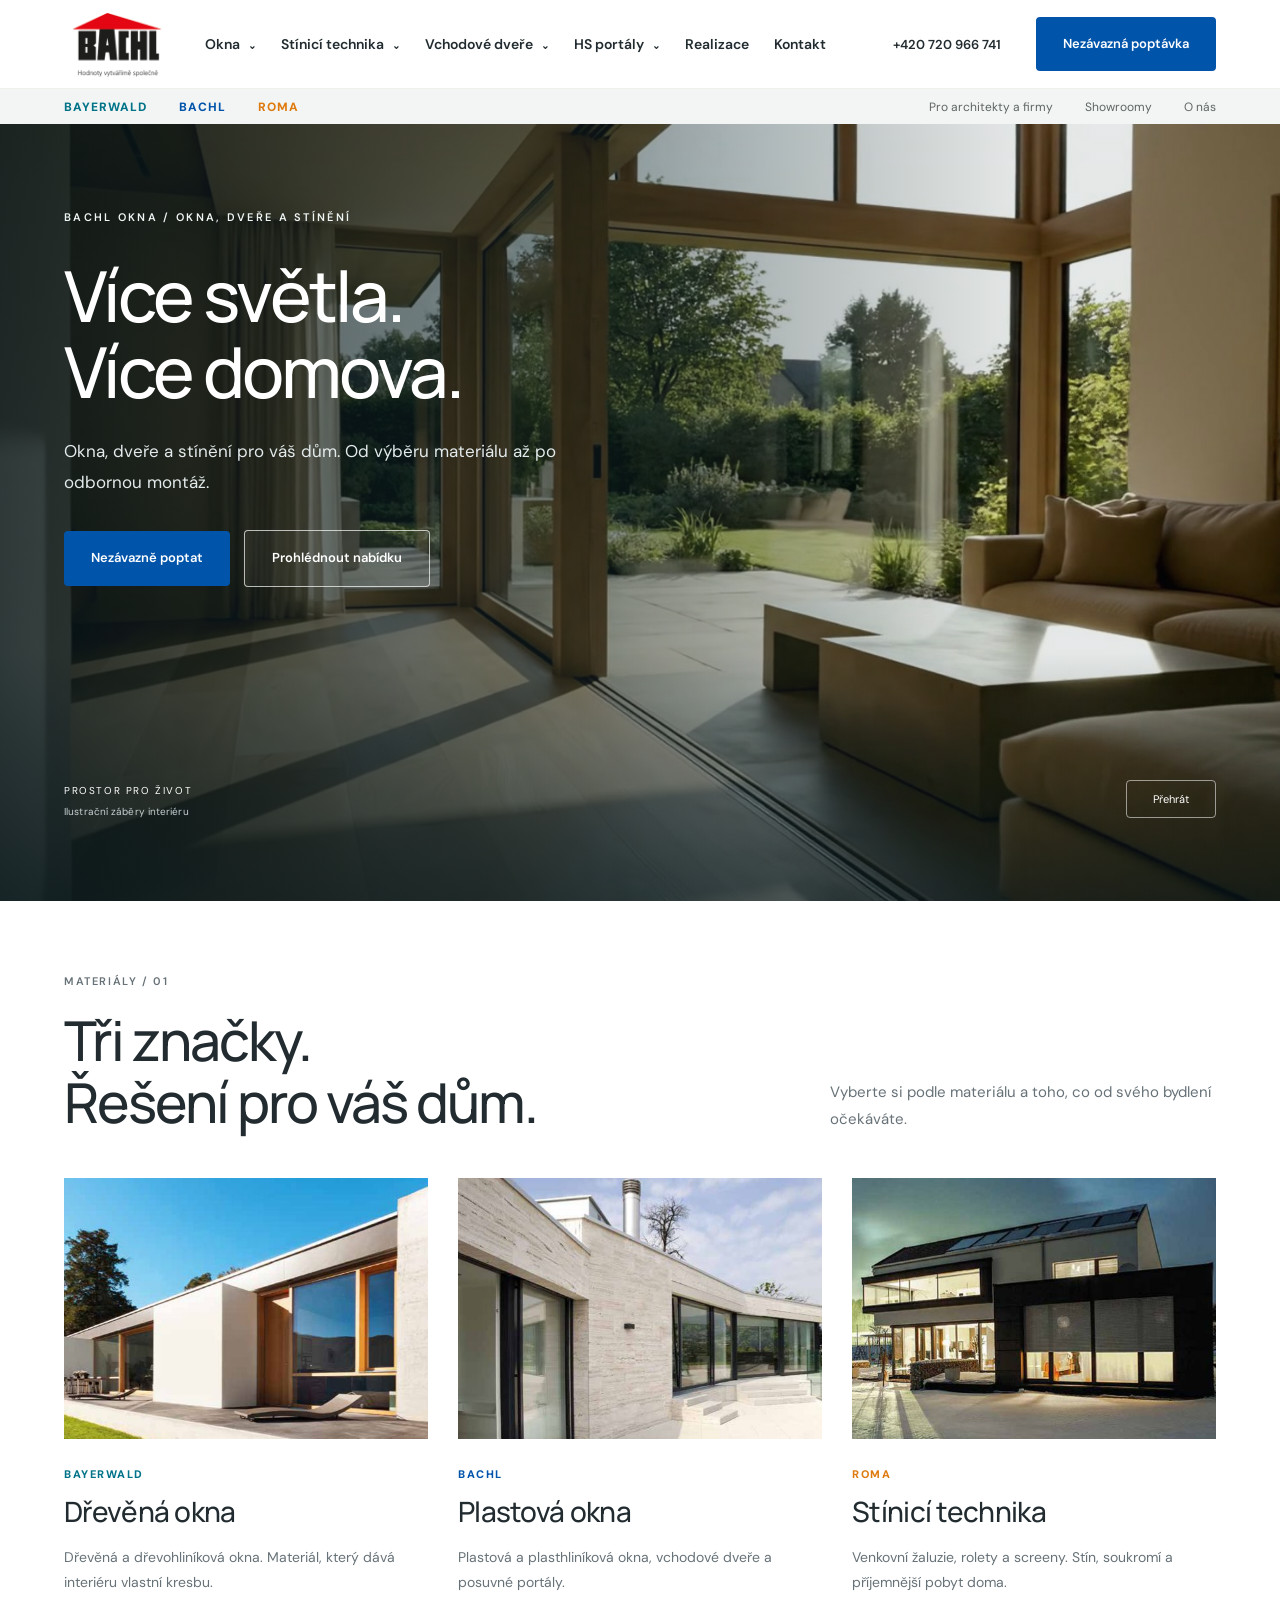
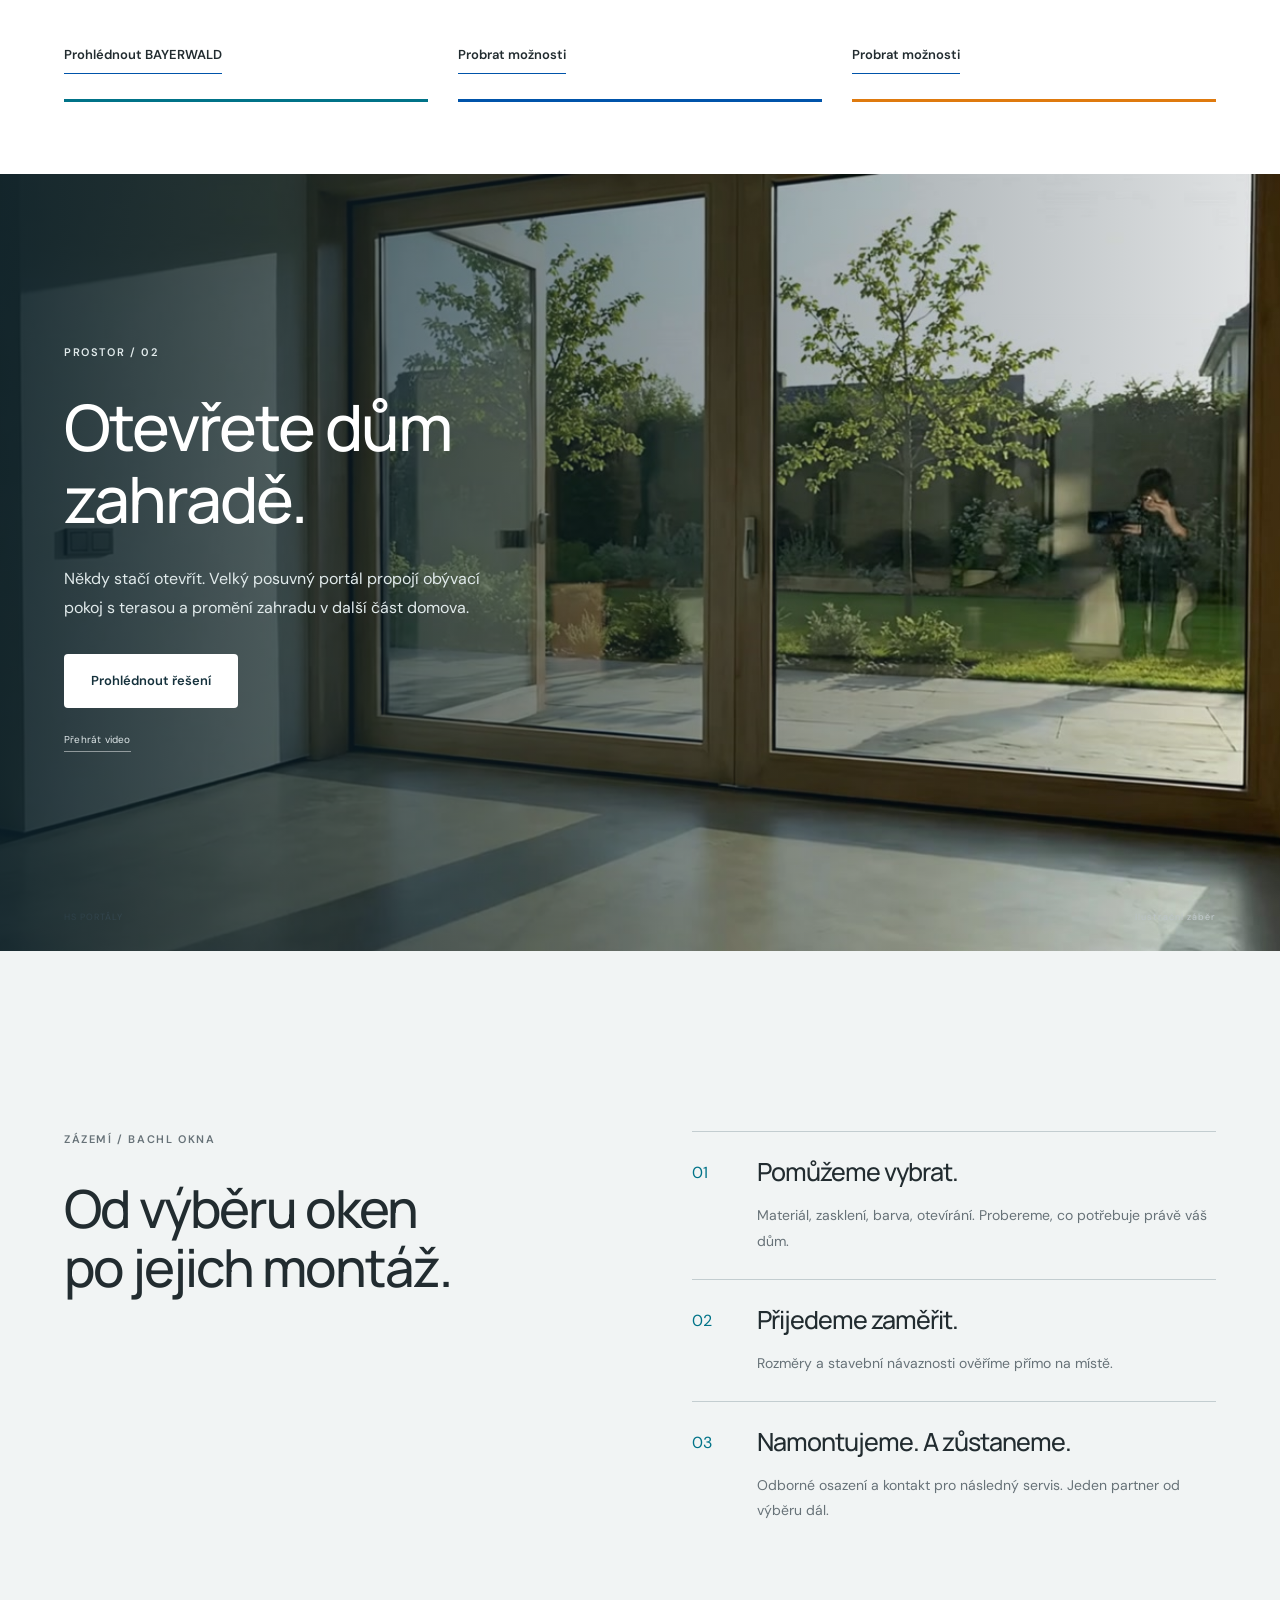
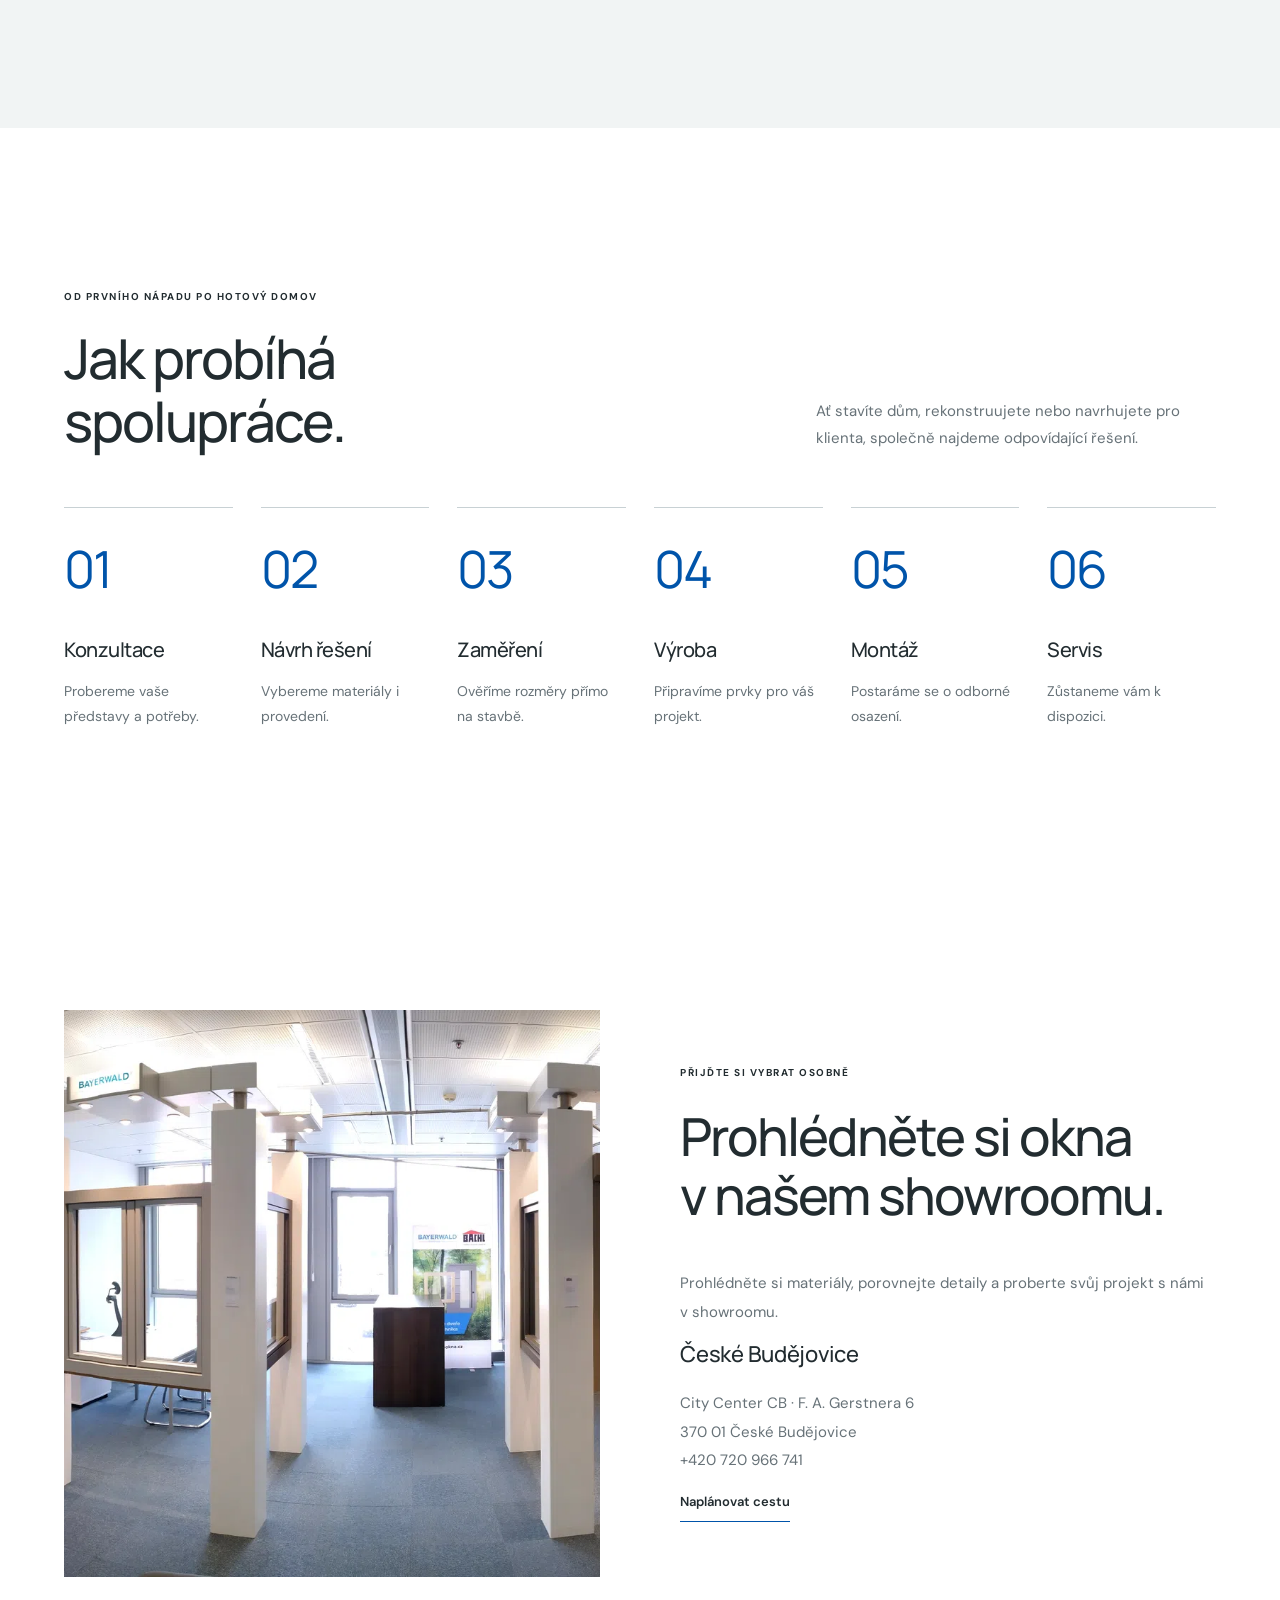
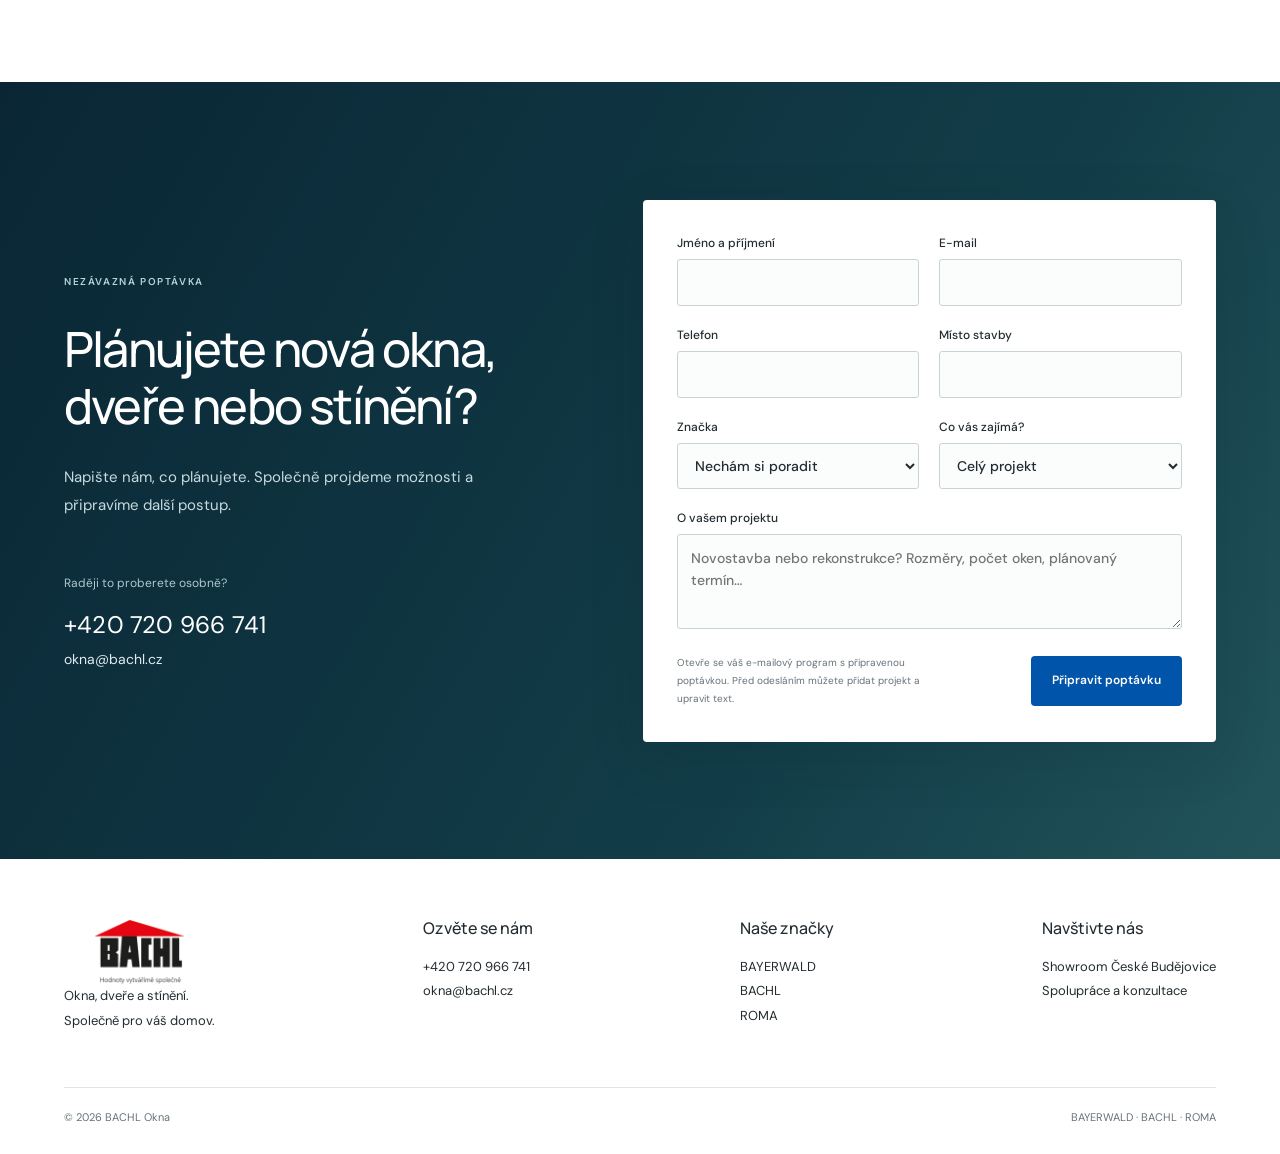
<file: index.html>
<!doctype html><html lang="cs"><head><meta charset="utf-8"><meta name="viewport" content="width=device-width,initial-scale=1"><meta name="description" content="Okna, dveře a stínění pro váš domov. Objevte značky BAYERWALD, BACHL a ROMA se společným zázemím BACHL Okna."><meta name="theme-color" content="#0054aa"><title>BACHL Okna | Dobrý výhled začíná doma</title><link rel="stylesheet" href="styles.css?v=6"><script src="app.js?v=6" defer></script></head><body><div id="app"></div><noscript>Pro plné zobrazení webu povolte JavaScript. Kontakt: <a href="mailto:okna@bachl.cz">okna@bachl.cz</a>, +420 720 966 741.</noscript></body></html>
</file>
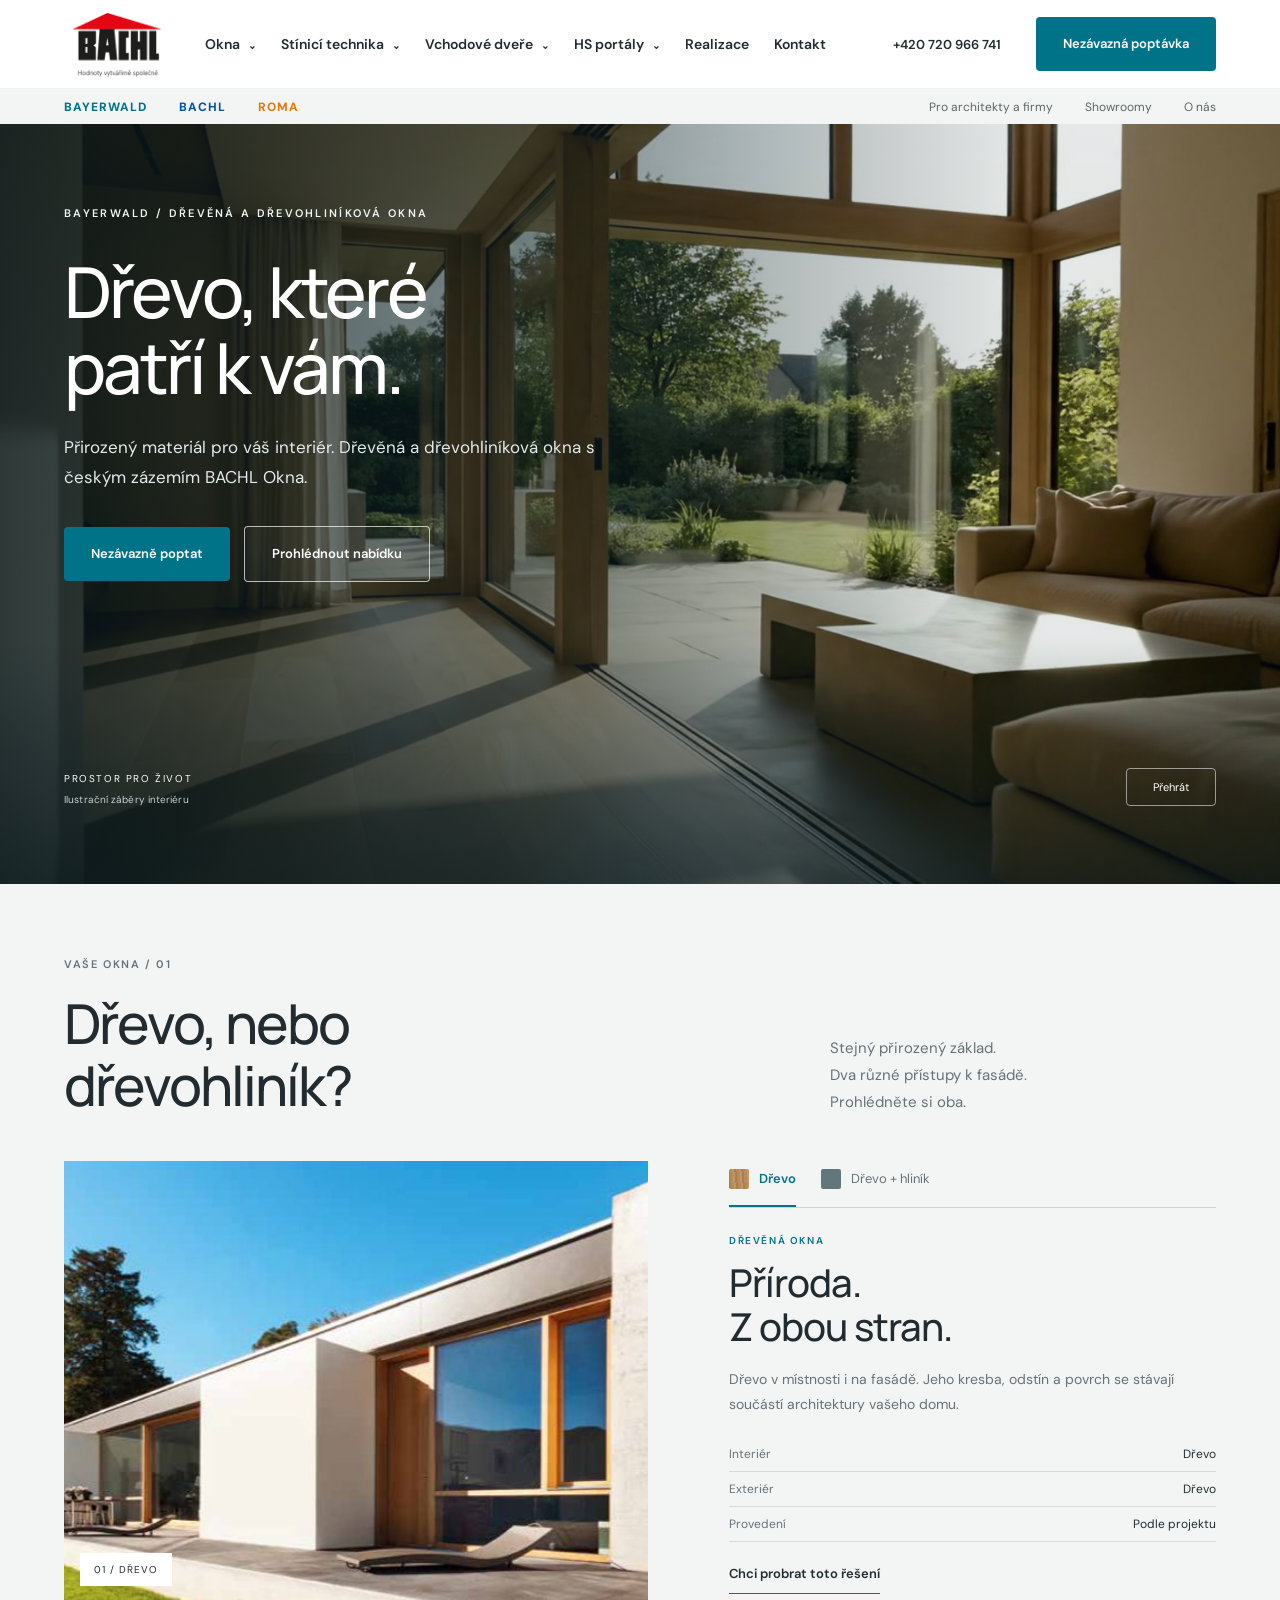
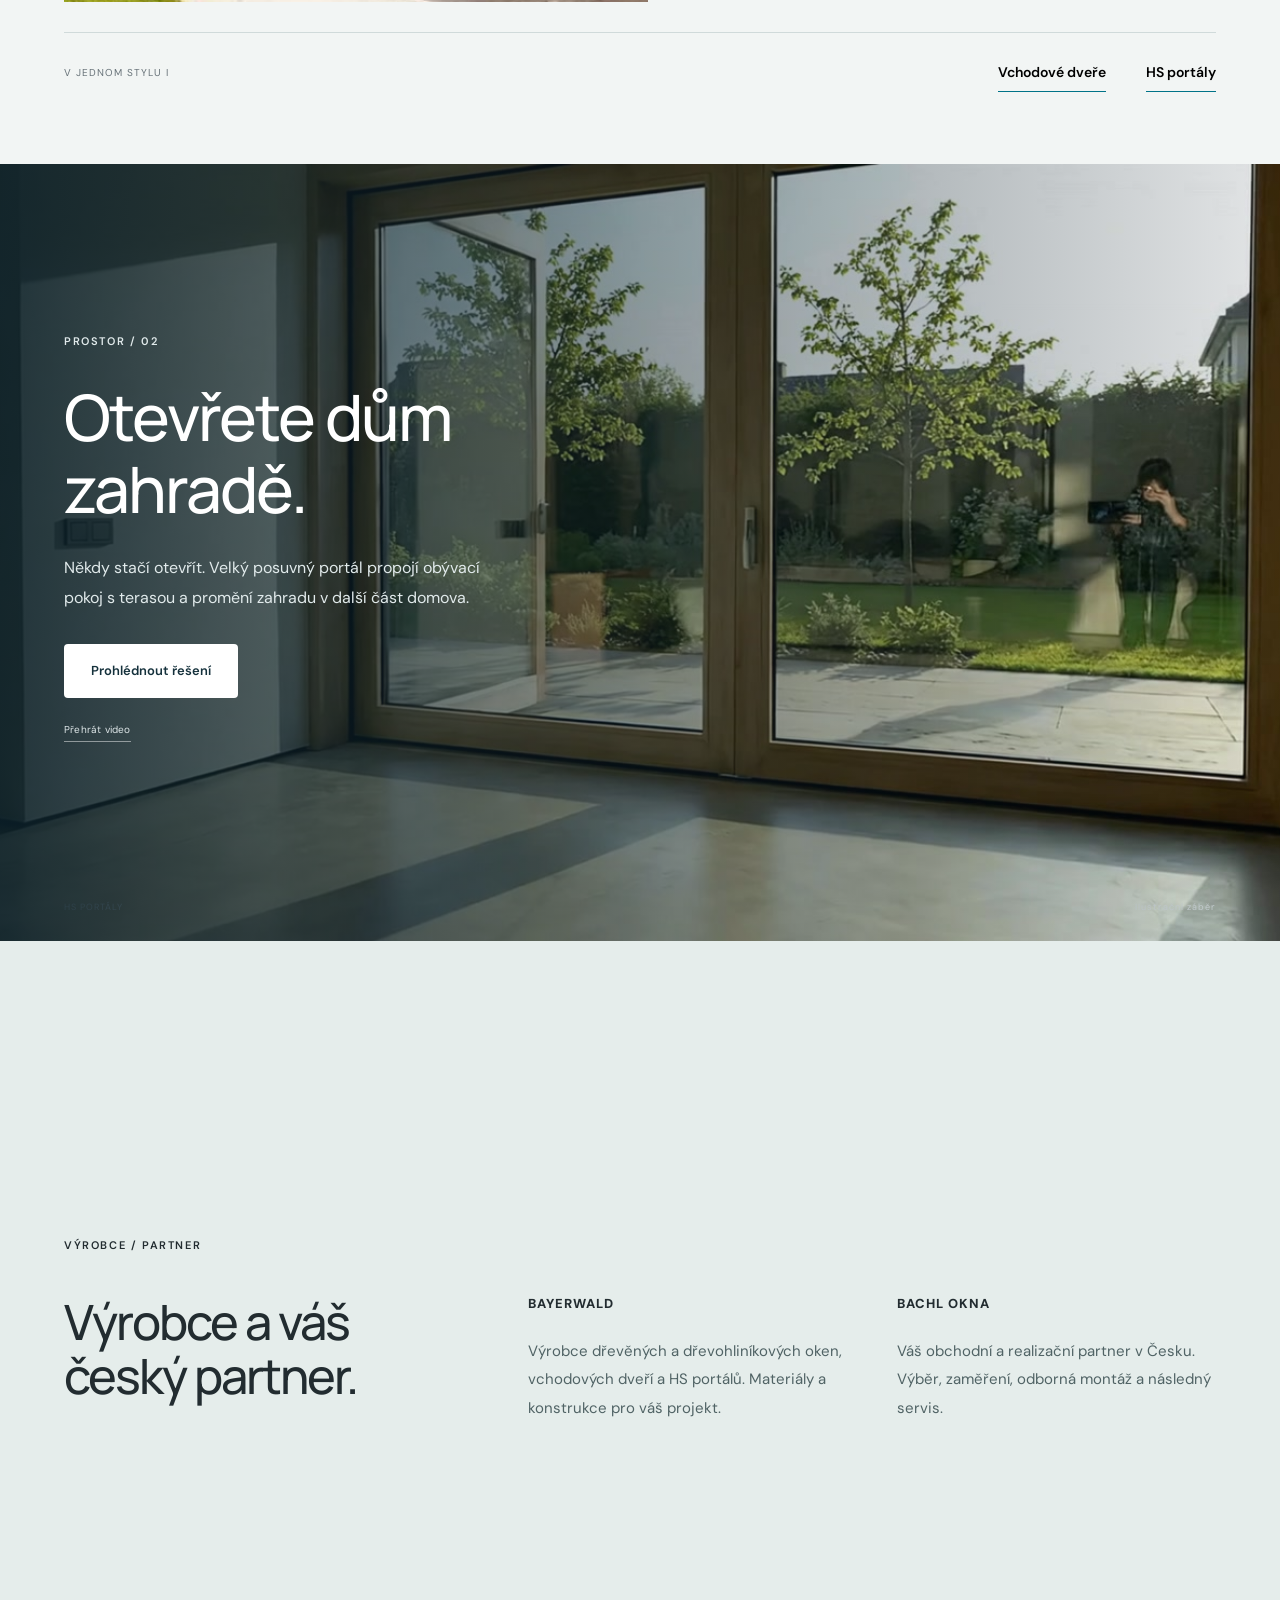
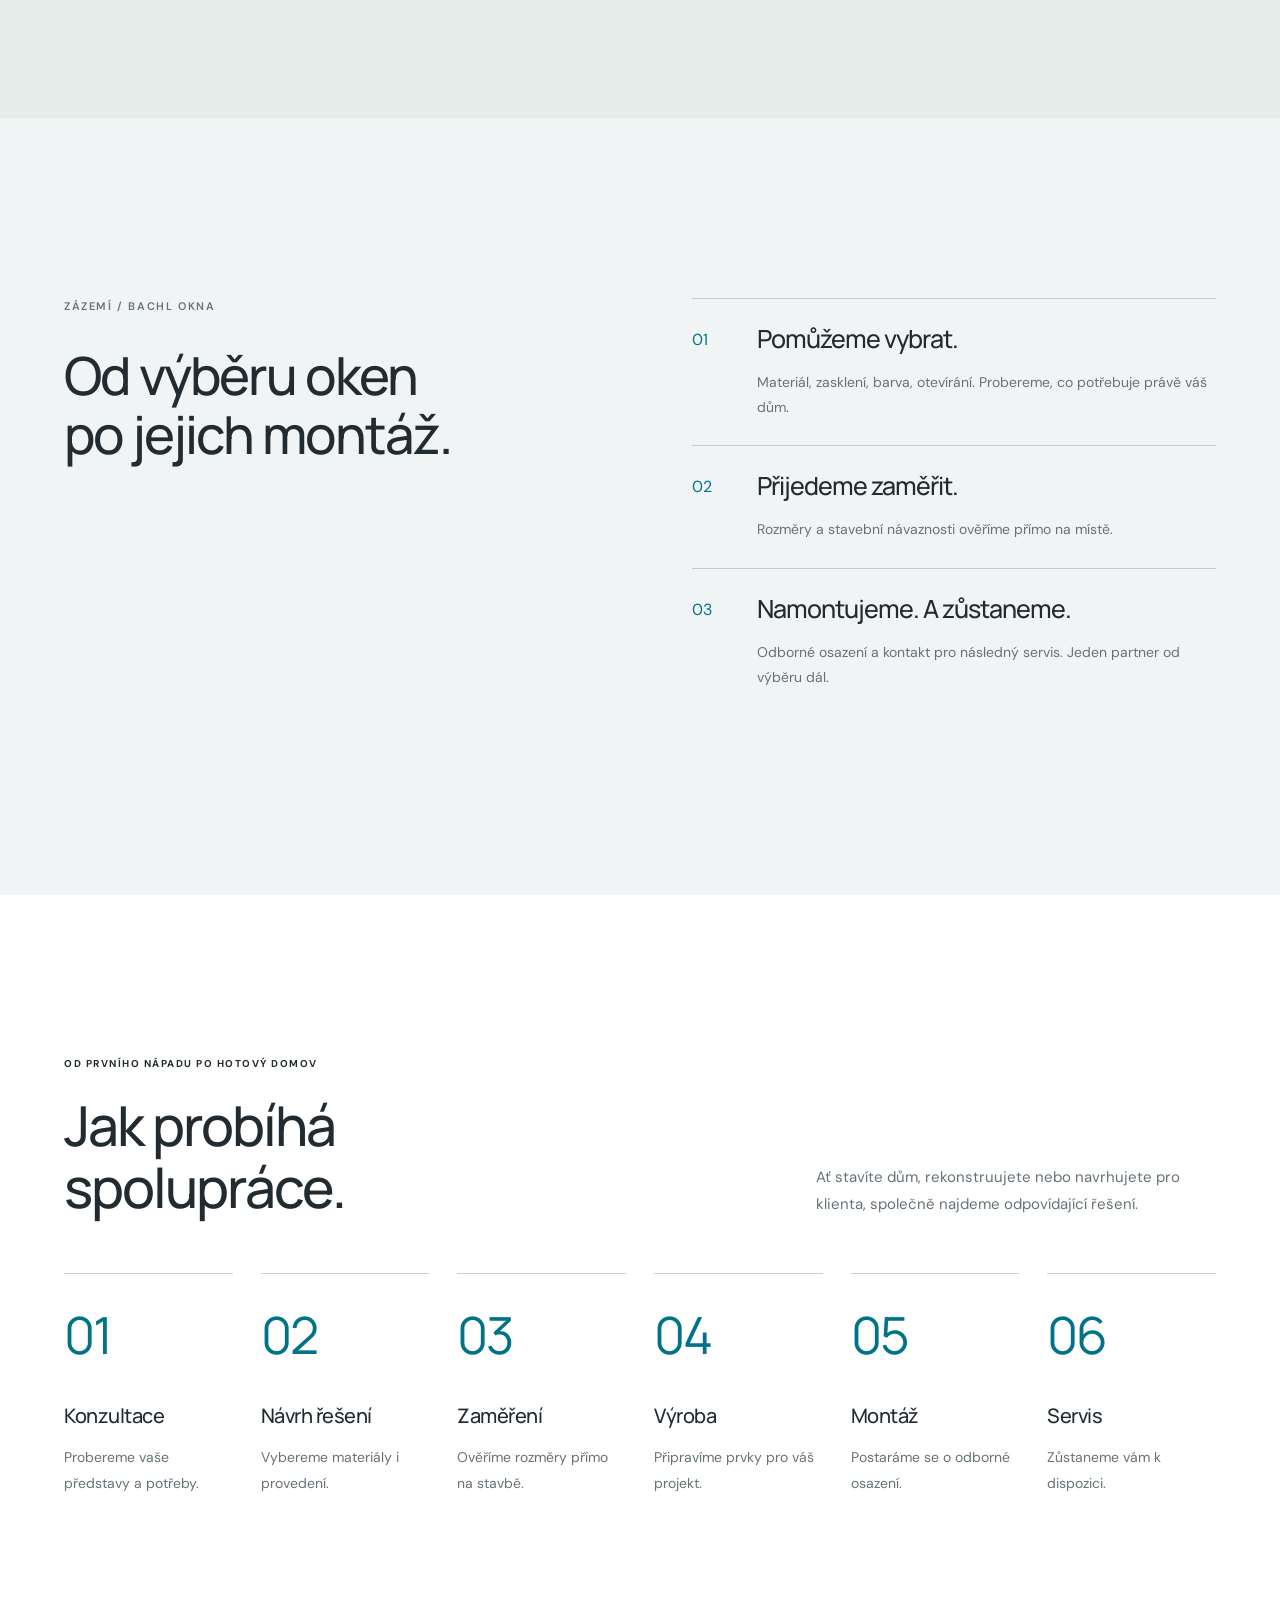
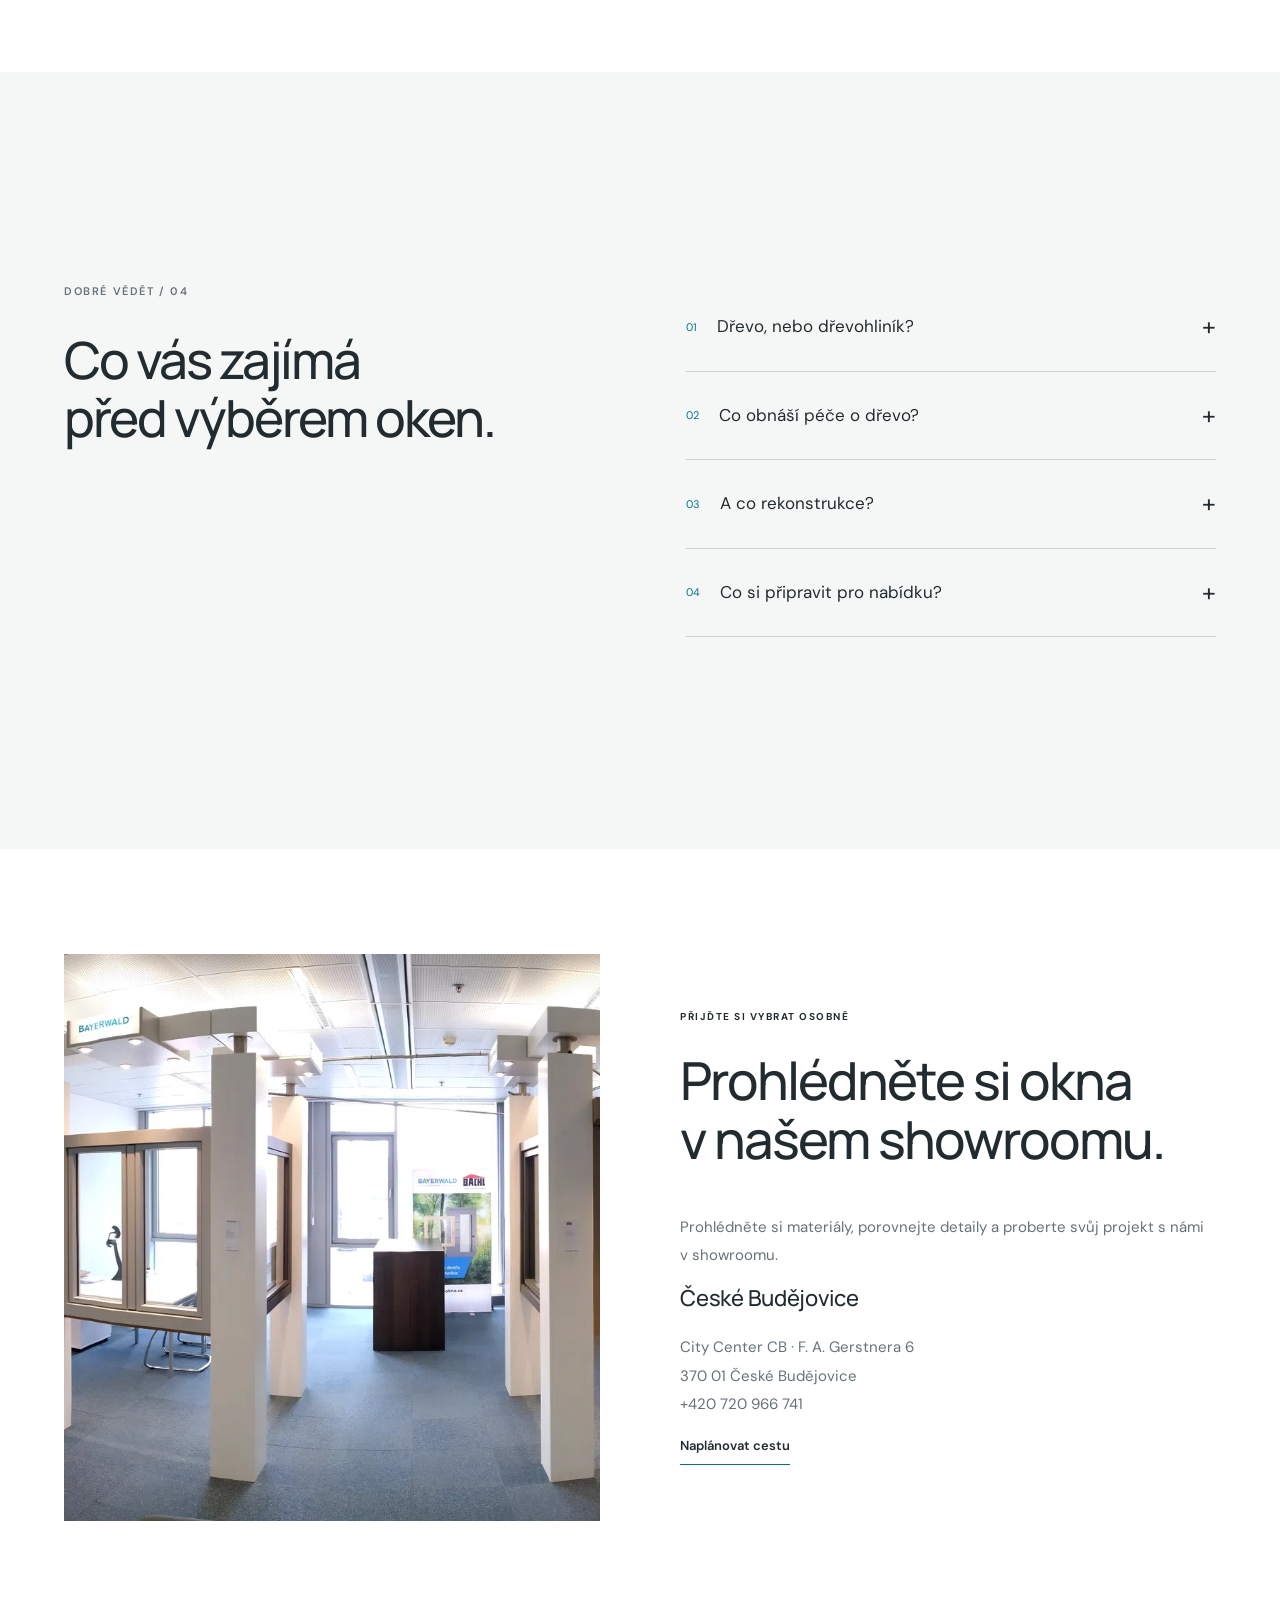
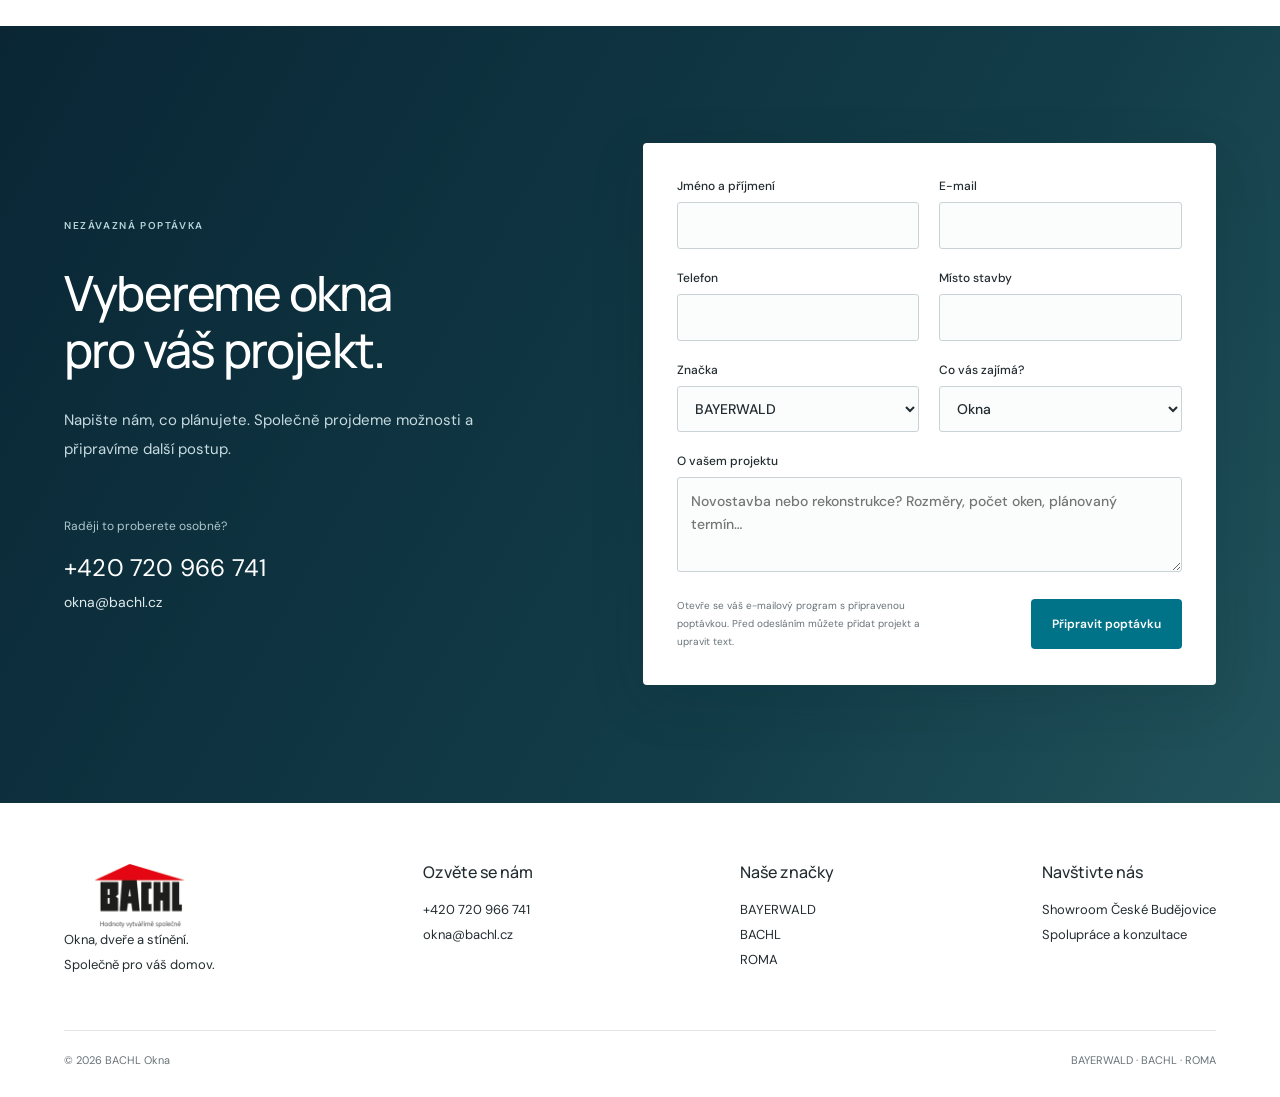
<file: bayerwald.html>
<!doctype html><html lang="cs"><head><meta charset="utf-8"><meta name="viewport" content="width=device-width,initial-scale=1"><meta name="description" content="Dřevěná a dřevohliníková okna BAYERWALD. Přirozený charakter dřeva, možnosti pro váš projekt a české zázemí BACHL Okna."><meta name="theme-color" content="#007388"><title>BAYERWALD | Dřevěná a dřevohliníková okna | BACHL Okna</title><link rel="stylesheet" href="styles.css?v=6"><script src="app.js?v=6" defer></script></head><body><div id="app"></div><noscript>Pro plné zobrazení webu povolte JavaScript. Kontakt: <a href="mailto:okna@bachl.cz">okna@bachl.cz</a>, +420 720 966 741.</noscript></body></html>
</file>
<file: styles.css>
@import url('https://fonts.googleapis.com/css2?family=DM+Sans:wght@400;500;600;700&family=Manrope:wght@400;500;600;700;800&display=swap');
:root{--ink:#1e292a;--muted:#6d7473;--paper:#f6f5f1;--blue:#0054aa;--teal:#007388;--orange:#df7a0e;--accent:var(--blue)}*{box-sizing:border-box}html{scroll-behavior:smooth;scroll-padding-top:150px}body{margin:0;color:var(--ink);background:#fff;font-family:'DM Sans',sans-serif}body.bayerwald{--accent:var(--teal)}a{color:inherit;text-decoration:none}button,input,select,textarea{font:inherit}button,a,input,textarea,select{touch-action:manipulation}button{cursor:pointer}button:focus-visible,a:focus-visible{outline:3px solid #df7a0e;outline-offset:5px}img{display:block;width:100%;height:100%;object-fit:cover}.wrap{width:min(1320px,90%);margin:auto}.header{position:sticky;top:0;background:#fff;z-index:20}.mainnav{min-height:91px;display:flex;align-items:center;gap:35px}.logo{width:125px;flex-shrink:0}.logo img{height:auto;max-height:65px;object-fit:contain}.primary{display:flex;align-items:center;gap:25px;flex:1}.navitem{position:relative}.navbutton{border:0;background:none;padding:33px 0;color:var(--ink);font-weight:600;font-size:14px;white-space:nowrap}.navbutton span{font-size:10px;margin-left:5px}.dropdown{display:none;position:absolute;top:100%;left:-22px;width:440px;background:#fff;padding:26px;box-shadow:0 18px 35px #152a3022;border-top:3px solid var(--accent);grid-template-columns:1fr 1fr;gap:24px}.navitem.open .dropdown,.navitem:hover .dropdown{display:grid}.dropdown strong{display:block;margin-bottom:13px;font-size:13px}.dropdown a{display:block;font-size:14px;line-height:1.6;padding:6px 0}.blue{color:var(--blue)}.teal{color:var(--teal)}.orange{color:var(--orange)}.phone{font-size:13px;font-weight:600;white-space:nowrap}.btn{border:0;background:var(--accent);color:white;padding:17px 24px;display:inline-flex;align-items:center;justify-content:space-between;gap:30px;font-size:14px;font-weight:600;line-height:1.3}.btn:hover{filter:brightness(.9)}.btn.light{background:white;color:var(--ink)}.btn.outline{background:transparent;border:1px solid #c4cac7;color:var(--ink)}.secondary{background:var(--paper);border-top:1px solid #efefeb}.secondary .wrap{display:flex;justify-content:space-between;align-items:center;min-height:43px}.brandsnav,.secondarylinks{display:flex;gap:32px;font-size:12px}.brandsnav{font-weight:800;letter-spacing:1px}.secondarylinks{color:#5d6563}.mobile-toggle{display:none}.hero{position:relative;min-height:650px;height:calc(100svh - 180px);max-height:850px;color:white;overflow:hidden;background:#354745}.hero-image{position:absolute;inset:0;transition:opacity .5s}.hero:after{content:'';position:absolute;inset:0;background:linear-gradient(90deg,#102322ba 0%,#10232252 55%,#1023220a 100%)}.hero .wrap{position:relative;z-index:1;height:100%;display:flex;flex-direction:column;justify-content:center;padding-top:55px;padding-bottom:95px}.eyebrow{font-size:11px;letter-spacing:2.2px;text-transform:uppercase;font-weight:700;display:flex;align-items:center;gap:13px;margin-bottom:24px}.eyebrow:before{content:'';display:block;width:26px;height:2px;background:currentColor}h1,h2,h3,p{margin-top:0}h1,h2,h3{font-family:Manrope,sans-serif;font-weight:500}h1{font-size:clamp(44px,5vw,74px);line-height:1.13;letter-spacing:-3px;max-width:830px;margin-bottom:26px}h1 em{font-style:normal;color:#c7e2dc}.hero p{font-size:16px;line-height:1.75;max-width:470px;color:#f0f3ee}.hero .btn{align-self:flex-start;margin-top:15px}.hero-bottom{position:absolute;z-index:2;bottom:30px;left:5%;right:5%;display:flex;align-items:center;justify-content:space-between;font-size:11px;letter-spacing:1px}.slider-controls{display:flex;gap:12px;align-items:center}.slider-controls button{border:1px solid #ffffff66;background:transparent;color:white;width:40px;height:40px;font-size:20px}.slider-controls .pause{font-size:14px}.slide-progress{width:95px;height:2px;background:#ffffff44;margin:0 14px}.slide-progress i{display:block;background:white;height:2px;width:33%}.hero-tag{border-left:1px solid #ffffff66;padding-left:20px;line-height:1.6}.introbar{border-bottom:1px solid #e8e9e3}.introbar .wrap{display:flex;justify-content:space-between;gap:24px;padding:27px 0;font-size:13px}.introbar span{display:flex;gap:12px}.introbar b{color:var(--accent);font-weight:400}.section{padding:100px 0}.section.soft{background:var(--paper)}.section-head{display:flex;align-items:flex-end;justify-content:space-between;gap:45px;margin-bottom:40px}.section-head h2{margin:0;max-width:660px}.section-head p{max-width:370px;margin:0;color:var(--muted);font-size:15px;line-height:1.8}h2{font-size:clamp(32px,3.1vw,46px);line-height:1.23;letter-spacing:-1.6px}h3{font-size:24px;line-height:1.35;letter-spacing:-.6px}.subtle{color:var(--muted);line-height:1.8}.cards{display:grid;grid-template-columns:repeat(3,1fr);gap:25px}.brand-card{background:white;border:1px solid #e4e6e1}.card-image{height:265px;overflow:hidden}.card-image img{transition:transform .5s}.brand-card:hover .card-image img{transform:scale(1.04)}.card-body{padding:28px}.brandname{font-weight:800;font-size:13px;letter-spacing:1.4px;margin-bottom:19px;display:block}.card-body p{font-size:14px;color:var(--muted);line-height:1.7;min-height:48px}.textlink{font-size:13px;font-weight:700;display:inline-flex;gap:35px;align-items:center;border-bottom:1px solid #d4d9d6;padding-bottom:7px}.benefits{display:grid;grid-template-columns:repeat(4,1fr);gap:35px;margin-top:45px}.benefit{border-top:1px solid #cbd1cc;padding-top:22px}.benefit .num{font-size:12px;color:var(--accent);display:block;margin-bottom:28px}.benefit h3{font-size:20px}.benefit p{font-size:14px;line-height:1.8;color:var(--muted)}.split{display:grid;grid-template-columns:1fr 1fr;gap:80px;align-items:center}.split-photo{height:530px}.split p{line-height:1.85;color:var(--muted);font-size:15px}.steps{display:grid;grid-template-columns:repeat(6,1fr);gap:22px;margin-top:45px}.step{border-top:1px solid #cbd1cc;padding-top:22px}.step span{font-size:11px;color:var(--accent)}.step h3{font-size:17px;margin:20px 0 10px}.step p{font-size:13px;line-height:1.7;color:var(--muted)}.cta{background:#173a3e;color:#fff;padding:65px 0}.cta .wrap{display:flex;justify-content:space-between;align-items:center;gap:30px}.cta h2{max-width:650px;margin-bottom:16px}.cta p{margin:0;color:#c4d4d3;font-size:14px}.footer{padding:55px 0 24px}.footer-top{display:flex;justify-content:space-between;gap:45px}.footer h3{font-size:17px}.footer p,.footer a{font-size:13px;line-height:1.9}.footer .logo{margin-bottom:18px}.footer-bottom{border-top:1px solid #e1e4df;padding-top:22px;margin-top:40px;display:flex;justify-content:space-between;font-size:11px;color:var(--muted)}.product-grid{display:grid;grid-template-columns:1fr 1fr;gap:30px}.product-grid .card-image{height:330px}.product-grid .card-body{padding:28px 0}.product-grid p{max-width:470px}.product-grid .brand-card{border:0}.product-grid .brandname{margin-bottom:12px}.related{display:flex;gap:20px;margin-top:30px}.related button{flex:1;text-align:left;padding:25px;background:var(--paper);border:0;display:flex;justify-content:space-between;font-weight:600}.faq{max-width:880px;margin:auto}.faq h2{margin-bottom:40px}.faq details{border-bottom:1px solid #d9ddd8;padding:22px 0}.faq summary{cursor:pointer;font-size:17px;line-height:1.5}.faq details p{color:var(--muted);line-height:1.8;font-size:14px;margin:17px 0 0}.breadcrumbs{position:absolute;top:23px;font-size:11px;color:#e0e9e3}.breadcrumbs a{text-decoration:underline}.bayerwald .hero{min-height:620px;max-height:760px}.brand-signature{font-weight:800;letter-spacing:4px;font-size:16px;margin-bottom:25px}.dialog{width:min(600px,94%);border:0;padding:40px;max-height:90vh;color:var(--ink)}.dialog::backdrop{background:#122627b3}.dialog .close{position:absolute;right:16px;top:12px;border:0;background:none;font-size:28px}.dialog h2{font-size:30px;padding-right:20px}.dialog label{display:block;font-size:13px;margin-top:17px}.dialog input,.dialog select,.dialog textarea{width:100%;padding:12px;margin-top:7px;border:1px solid #c6ceca;background:white;border-radius:0}.dialog textarea{height:95px;resize:vertical}.dialog .btn{margin-top:20px;width:100%}.form-note{font-size:12px;line-height:1.7;color:var(--muted)}.context{font-size:12px;color:var(--accent)}.dialog .check{display:flex;gap:10px;align-items:flex-start;line-height:1.6}.check input{width:auto;margin-top:3px}.project-note{font-size:11px;color:var(--muted);margin-top:15px}.desktop-only{display:inline}
@media(min-width:1500px){.hero .wrap{width:1320px}.hero-bottom{left:calc((100% - 1320px)/2);right:calc((100% - 1320px)/2)}}
@media(max-width:1150px){.mainnav{gap:22px}.primary{gap:17px}.phone{display:none}.mainnav .btn{padding:15px}.navbutton{font-size:13px}.logo{width:105px}.hero{min-height:600px}.split{gap:40px}.steps{grid-template-columns:repeat(3,1fr)}}
@media(max-width:850px){.mainnav{min-height:76px;justify-content:space-between}.mainnav>.btn{margin-left:auto}.mobile-toggle{display:block;border:0;background:transparent;font-size:23px;padding:8px}.primary{display:none;position:absolute;top:76px;left:0;right:0;background:white;padding:18px 5%;border-bottom:1px solid #ddd;max-height:75vh;overflow:auto}.primary.mobile-open{display:block}.navbutton{padding:14px 0;width:100%;text-align:left}.dropdown{position:static;box-shadow:none;width:100%;padding:15px;gap:20px}.navitem:hover .dropdown{display:none}.navitem.open .dropdown{display:grid}.secondarylinks{gap:16px;font-size:10px}.brandsnav{gap:20px;font-size:10px}.hero{height:690px;min-height:0;max-height:none}.hero .wrap{padding-top:20px;padding-bottom:75px}h1{letter-spacing:-2px;max-width:620px}.hero p{max-width:420px}.section{padding:65px 0}.cards{gap:16px}.card-image{height:200px}.card-body{padding:20px}h3{font-size:21px}.section-head{display:block}.section-head p{margin-top:23px;max-width:570px}.benefits{grid-template-columns:1fr 1fr;gap:25px}.introbar .wrap{flex-wrap:wrap;font-size:12px}.split{gap:30px}.split-photo{height:440px}.cta .wrap{align-items:flex-start}.cta h2{font-size:32px}.product-grid .card-image{height:240px}}
@media(max-width:580px){.wrap{width:89%}.mainnav>.btn{font-size:11px;padding:13px;gap:12px}.secondary .wrap{justify-content:center;min-height:40px}.secondarylinks{display:none}.brandsnav{width:100%;justify-content:space-between}.hero{height:660px}.hero:after{background:linear-gradient(90deg,#102322b8,#10232255)}.hero-image{object-position:60% center}.hero .wrap{padding-top:5px}.eyebrow{font-size:9px;margin-bottom:22px;letter-spacing:1.7px}h1{font-size:44px;letter-spacing:-2px;line-height:1.16}.hero p{font-size:14px;max-width:330px}.hero-bottom{left:5.5%;right:5.5%}.hero-tag{display:none}.introbar .wrap{display:grid;gap:14px;padding:24px 0}.cards,.split,.product-grid{grid-template-columns:1fr}.cards{gap:25px}.card-image{height:260px}.card-body{padding:26px}.card-body p{min-height:0}.section-head{margin-bottom:30px}.benefits{gap:25px 20px}.benefit h3{font-size:18px}.benefit p{font-size:13px}.benefit .num{margin-bottom:20px}.split-photo{height:380px}.steps{grid-template-columns:1fr 1fr}.cta .wrap{display:block}.cta .btn{margin-top:25px}.footer-top{display:grid;grid-template-columns:1fr 1fr;gap:30px}.footer-top>div:first-child{grid-column:1/-1}.footer-bottom{gap:15px;line-height:1.7}.product-grid{gap:25px}.product-grid .card-image{height:300px}.related{flex-direction:column;margin-top:0}.bayerwald .hero{min-height:690px}.dialog{padding:32px 24px}.dialog h2{font-size:28px}.brand-signature{font-size:14px}.desktop-only{display:none}}@media(prefers-reduced-motion:reduce){html{scroll-behavior:auto}*{transition:none!important}}

:root{--paper:#f4f5f3;--ink:#222c30;--muted:#677278;--line:#d9dfe0;--accent:#0054aa;--header-height:123px}html{scroll-padding-top:var(--header-height)}body{font-family:'DM Sans',Arial,sans-serif;background:white}.header{background:#fff}.mainnav{min-height:88px}.logo{width:106px}.secondary{background:#f3f5f5}.secondary .wrap{min-height:35px}.wrap{width:min(1400px,90%)}h1,h2,h3,h2 em,h3 em{font-family:Manrope,'DM Sans',Arial,sans-serif;font-style:normal;font-weight:500}h2{font-size:clamp(38px,4.3vw,68px);line-height:1.13;letter-spacing:-2px}h3{font-size:clamp(26px,2.6vw,40px);line-height:1.2;letter-spacing:-1px}.folio{display:block;font-size:11px;font-weight:600;letter-spacing:1.6px;line-height:1.6}.eyebrow{font-size:10px;letter-spacing:1.5px}.eyebrow:before{display:none}.btn{border-radius:4px;padding:18px 27px;font-size:13px;font-weight:600;line-height:1.4;min-height:53px;gap:0}.btn span:empty{display:none}.textlink{font-size:13px;gap:0;line-height:1.6;font-weight:600;border-color:var(--accent);padding-bottom:8px}.plain-button{border-top:0;border-left:0;border-right:0;border-radius:0;background:none;text-align:left;padding-left:0;padding-right:0;color:inherit}.editorial>section{min-height:calc(100svh - var(--header-height));position:relative;display:flex;flex-direction:column;justify-content:center;padding:clamp(55px,8vh,100px) 0}.editorial>.hero{padding:0}.cinema-hero{height:calc(100svh - var(--header-height));min-height:560px!important;max-height:none;isolation:isolate;color:white;background:#263333;overflow:hidden;justify-content:center!important}.cinema-hero:after{display:none}.cinema-media{position:absolute;inset:0;z-index:-2}.cinema-media:after{content:'';position:absolute;inset:0;background:linear-gradient(90deg,#09171bd4 0%,#12262a7d 45%,#071a221a 80%),linear-gradient(0deg,#07191f9c 0%,transparent 32%)}.cinema-media .hero-image,.hero-video{position:absolute;inset:0;width:100%;height:100%;object-fit:cover;object-position:center}.hero-video{opacity:0;transition:opacity .5s}.hero-video.ready{opacity:1}.hero-video[hidden]{display:none}.cinema-hero .cinema-copy{position:static;height:auto;display:block;padding-top:35px;padding-bottom:125px;z-index:1}.cinema-copy>.folio{font-size:11px;letter-spacing:2.3px;margin-bottom:30px;color:#f0f6f5}.cinema-hero h1{font-family:Manrope,Arial,sans-serif;font-size:clamp(48px,5.5vw,88px);font-weight:500;letter-spacing:-3px;line-height:1.08;max-width:1000px;margin-bottom:27px}.cinema-hero p{color:#e3eaeb;font-size:17px;line-height:1.8;max-width:550px;margin-bottom:33px}.cinema-actions{display:flex;gap:14px;align-items:center;flex-wrap:wrap}.cinema-actions .btn{margin:0;align-self:auto}.film-secondary{color:white;background:#ffffff0a;border:1px solid #ffffffb0}.cinema-bottom{position:absolute;bottom:32px;left:0;right:0;display:flex;justify-content:space-between;align-items:flex-end;gap:30px}.film-caption{font-size:10px;letter-spacing:1.6px}.film-caption small{display:block;font-size:10px;letter-spacing:.1px;color:#c7d1d3;margin-top:8px}.film-controls{display:flex;gap:30px;align-items:center}.film-tabs{display:flex;gap:30px}.film-tabs button{background:none;border:0;border-top:2px solid #ffffff55;color:#c1cccf;font-size:11px;padding:12px 0;display:flex;gap:12px;align-items:center;min-width:110px;text-align:left}.film-tabs button[aria-pressed=true]{border-color:#fff;color:white}.film-tabs span{font-size:12px;font-weight:500}.video-pause{background:transparent;border:1px solid #ffffff88;color:white;font-size:11px;padding:11px 15px;border-radius:4px;min-width:90px}.sr-only{position:absolute;width:1px;height:1px;overflow:hidden;clip-path:inset(50%);white-space:nowrap}.editorial-heading{display:grid;grid-template-columns:1.8fr 1fr;gap:18px 70px;margin-bottom:45px;align-items:end}.editorial-heading>.folio{grid-column:1/-1;color:var(--muted)}.editorial-heading h2{margin:0}.editorial-heading p{font-size:15px;color:var(--muted);line-height:1.8;max-width:400px;margin:0}.worlds{background:#fff}.worlds>.wrap{display:grid;grid-template-columns:repeat(3,1fr);gap:30px}.worlds .editorial-heading{grid-column:1/-1;margin-bottom:15px}.world-row{display:flex;flex-direction:column;align-items:flex-start;position:relative;padding:0 0 25px;border-bottom:3px solid #d4dce0;min-width:0}.world-row:first-of-type{border-color:var(--teal)}.world-row:nth-of-type(2){border-color:var(--blue)}.world-row:nth-of-type(3){border-color:var(--orange)}.world-number,.world-mark{display:none}.world-photo{order:-1;width:100%;height:clamp(200px,29vh,340px);overflow:hidden;margin-bottom:28px}.world-photo img{transition:transform .7s}.world-row:hover img{transform:scale(1.025)}.world-copy{display:flex;flex:1;flex-direction:column;align-items:flex-start}.world-copy .brandname{font-size:11px;letter-spacing:1.5px;margin-bottom:14px}.world-copy h3{font-size:28px;letter-spacing:-.7px;margin-bottom:16px}.world-copy p{font-size:14px;color:var(--muted);max-width:350px;line-height:1.8;margin-bottom:23px;min-height:76px}.world-copy .textlink{margin-top:auto}.space-story{background:#1b3036;color:white;padding:0!important;overflow:hidden;isolation:isolate}.space-story>figure{position:absolute;inset:0;z-index:-2;margin:0}.space-story>figure>img{height:100%;object-fit:cover;object-position:center}.space-story:after{content:'';position:absolute;inset:0;background:linear-gradient(90deg,#0b202ae3,#0b202a75 50%,#0b202a1a);z-index:-1}.story-heading{width:min(1400px,90%);margin:0 auto;padding:80px 0 150px}.story-heading>.folio{margin-bottom:30px;color:#e1eaeb}.story-heading h2{font-size:clamp(45px,5vw,80px);max-width:700px;margin-bottom:28px}.story-heading p{font-size:16px;max-width:440px;line-height:1.85;color:#e1eaeb}.photo-caption{position:absolute;bottom:28px;left:5%;right:5%;display:flex;justify-content:space-between;gap:25px;color:#e0e6e8;font-size:9px;letter-spacing:1px}.round-link{position:absolute;bottom:90px;left:5%;border:1px solid #fff;color:#fff;background:#ffffff0a;padding:17px 25px;border-radius:4px;font-size:13px;font-weight:600}.partner-section{background:#f1f4f4}.partner-section>.wrap{display:grid;grid-template-columns:1fr 1fr;gap:9%}.partner-title .folio{color:var(--muted);margin-bottom:30px}.partner-title h2{font-size:clamp(38px,4.1vw,64px)}.service-list article{display:grid;grid-template-columns:40px 1fr;gap:16px 25px;border-top:1px solid #c3cdd0;padding:25px 0}.service-list article>span{color:var(--teal);font-size:16px;padding-top:5px}.service-list h3{font-size:25px;margin:0}.service-list p{grid-column:2;color:var(--muted);font-size:14px;line-height:1.8;margin:0;max-width:460px}.section.soft{background:#fff}.section-head{margin-bottom:55px}.section-head p{font-size:15px;max-width:400px}.steps{gap:28px;counter-reset:steps}.step{border-top:1px solid #c8d1d4;padding-top:25px}.step span{font-family:Manrope,Arial,sans-serif;font-size:clamp(35px,4vw,60px);color:var(--accent);font-weight:400;letter-spacing:-2px}.step h3{font-size:20px;margin:35px 0 17px;letter-spacing:-.5px}.step p{font-size:14px;line-height:1.8}.split{gap:7%}.split-photo{height:clamp(400px,63vh,720px)}.split h2{font-size:clamp(38px,4.1vw,64px)}.split h3{font-size:22px;letter-spacing:-.3px}.split p{font-size:15px;line-height:1.9}.split .eyebrow{margin-bottom:28px}.cta{background:#143a48;color:white}.cta .wrap{display:flex;gap:50px;align-items:center;justify-content:space-between}.cta h2{font-size:clamp(42px,4.8vw,76px);max-width:950px;line-height:1.14;letter-spacing:-2px;margin-bottom:25px}.cta p{color:#c6d9df;font-size:15px}.cta .btn{background:white;color:#143a48;flex-shrink:0}.cta .eyebrow{color:#b6cdd4}.footer{padding:60px 0 30px;background:#fff}.footer h3{font-size:16px;letter-spacing:0}.material-section{background:#f2f5f4}.material-layout{display:grid;grid-template-columns:1.2fr 1fr;gap:7%;align-items:center}.material-image{margin:0;height:clamp(330px,49vh,600px);position:relative}.material-image img{object-position:center}.image-index{position:absolute;bottom:16px;left:16px;background:white;padding:10px 14px;font-size:10px;letter-spacing:1px;color:var(--ink)}.material-tabs{display:flex;gap:25px;border-bottom:1px solid #ccd5d5;margin-bottom:25px}.material-tabs button{display:flex;gap:10px;align-items:center;border:0;border-bottom:2px solid transparent;background:none;color:var(--muted);padding:0 0 16px;font-size:13px}.material-tabs button[aria-pressed=true]{color:var(--teal);border-color:var(--teal);font-weight:600}.swatch{height:20px;width:20px;display:block;border-radius:2px}.wood-swatch{background:repeating-linear-gradient(85deg,#ad7e4d 0 2px,#b68c5e 2px 5px,#c39763 5px 7px)}.alu-swatch{background:#627779}.material-info>.folio{color:var(--teal);font-size:10px;margin-bottom:12px}.material-info h3{font-size:clamp(28px,3vw,44px);line-height:1.16;letter-spacing:-1px;margin-bottom:17px}.material-info>p{color:var(--muted);font-size:14px;line-height:1.8;max-width:460px}.material-facts{font-size:12px;margin:20px 0}.material-facts>div{display:flex;gap:20px;justify-content:space-between;padding:9px 0;border-bottom:1px solid #d4dcdc}.material-facts dt{color:var(--muted)}.material-facts dd{margin:0}.product-related{margin-top:30px;display:flex;gap:40px;align-items:center;border-top:1px solid #d0dada;padding-top:20px}.product-related>span{font-size:10px;color:var(--muted);letter-spacing:1px;margin-right:auto}.product-related button{font-size:14px;padding:10px 0;background:none;border:0;border-bottom:1px solid var(--teal);font-weight:600}.maker-section{background:#e5edeb}.maker-grid{display:grid;grid-template-columns:1.3fr 1fr 1fr;gap:50px;align-items:start;margin-top:40px}.maker-grid h2{font-size:clamp(36px,3.8vw,60px);margin:0}.maker-grid .brandname{font-size:13px;letter-spacing:1px;margin-bottom:25px}.maker-grid p{font-size:15px;line-height:1.9;color:#506365;margin:0}.editorial-faq{background:#f5f7f6}.editorial-faq>.wrap{display:grid;grid-template-columns:1fr 1fr;gap:8%}.editorial-faq .folio{color:var(--muted);margin-bottom:30px}.editorial-faq h2{font-size:clamp(38px,4vw,60px)}.editorial-faq details{border-bottom:1px solid #cbd4d4;padding:25px 0}.editorial-faq summary{display:flex;align-items:center;gap:20px;cursor:pointer;list-style:none;font-size:17px;line-height:1.5}.editorial-faq summary::-webkit-details-marker{display:none}.editorial-faq summary>span{font-size:11px;color:var(--teal)}.editorial-faq summary>b{font-size:25px;font-weight:400;margin-left:auto}.editorial-faq details[open] summary>b{transform:rotate(45deg)}.editorial-faq details p{font-size:14px;line-height:1.9;margin:20px 0 0;padding-left:33px;color:var(--muted)}.window-outline,.photo-stamp{display:none}.dialog h2{font-size:30px;letter-spacing:-1px}.worlds.in-view .world-photo img,.material-section.in-view .material-image img{animation:arrive .9s ease-out both}@keyframes arrive{from{opacity:.3;transform:translateY(15px)}to{opacity:1;transform:none}}
@media(max-width:1200px){.mainnav{gap:25px}.primary{gap:18px}.navbutton{font-size:13px}.phone{display:none}.film-controls{gap:20px}.film-tabs{gap:20px}.film-tabs button{min-width:90px}.steps{grid-template-columns:repeat(3,1fr);row-gap:35px}.step h3{margin-top:22px}.worlds>.wrap{gap:22px}.world-copy h3{font-size:25px}.world-copy p{min-height:100px}.material-layout{gap:5%}}
@media(max-width:850px){:root{--header-height:111px}.mainnav{min-height:76px}.primary{top:76px}.cinema-hero{min-height:580px!important}.cinema-hero h1{font-size:62px;letter-spacing:-2px}.cinema-hero p{max-width:480px;font-size:15px}.cinema-hero .cinema-copy{padding-bottom:150px}.cinema-bottom{bottom:25px}.film-caption{display:none}.film-controls{width:100%;justify-content:space-between}.film-tabs{gap:25px}.film-tabs button{min-width:90px}.editorial-heading{gap:15px 40px}.editorial-heading p{font-size:13px}.world-copy h3{font-size:22px}.world-copy p{font-size:13px;min-height:120px}.world-photo{height:210px}.world-copy .textlink{font-size:11px}.story-heading h2{font-size:58px}.story-heading p{font-size:15px}.partner-section>.wrap{gap:5%}.service-list article{gap:12px 15px;grid-template-columns:28px 1fr;padding:22px 0}.service-list h3{font-size:21px}.service-list p{font-size:13px}.material-info h3{font-size:31px}.material-info>p{font-size:13px}.material-tabs{gap:20px}.material-tabs button{font-size:11px;gap:8px}.material-image{height:460px}.maker-grid{grid-template-columns:1fr 1fr;gap:35px}.maker-grid h2{grid-column:1/-1}.maker-grid p{font-size:14px}.editorial-faq>.wrap{grid-template-columns:1fr;gap:25px}.editorial-faq h2{font-size:43px}.cta .wrap{align-items:flex-start;flex-direction:column;gap:30px}.cta h2{font-size:55px}.cta .btn{margin:0}.product-related{gap:25px}.product-related button{font-size:12px}.section-head h2{font-size:45px}.split-photo{height:480px}}
@media(max-width:580px){.mainnav>.btn{font-size:11px;padding:12px 15px;min-height:43px}.mainnav{gap:15px}.logo{width:88px}.mobile-toggle{font-size:22px}.secondary .wrap{min-height:35px}.editorial>section{min-height:calc(100svh - var(--header-height));padding:65px 0}.cinema-hero{height:calc(100svh - var(--header-height));min-height:620px!important;max-height:none}.cinema-media:after{background:linear-gradient(90deg,#071b25b3,#071b253d),linear-gradient(0deg,#071b25ad,transparent 55%)}.cinema-media .hero-image,.hero-video{object-position:58% center}.cinema-hero .cinema-copy{padding:35px 0 140px}.cinema-copy>.folio{font-size:9px;letter-spacing:1.3px;max-width:300px;line-height:1.8;margin-bottom:25px}.cinema-hero h1{font-size:clamp(39px,10.3vw,55px);letter-spacing:-1.5px;line-height:1.13;margin-bottom:24px}.cinema-hero p{font-size:14px;line-height:1.85;max-width:330px;margin-bottom:28px}.cinema-actions{gap:12px;align-items:flex-start;flex-direction:column}.cinema-actions .btn{font-size:12px;padding:15px 21px;min-height:48px}.film-secondary{display:none}.cinema-bottom{bottom:24px}.film-controls{gap:14px;align-items:flex-end}.film-tabs{gap:14px;flex:1}.film-tabs button{min-width:0;flex:1;font-size:9px;gap:7px;padding:12px 0;flex-direction:column;align-items:flex-start}.film-tabs span{font-size:10px}.video-pause{font-size:10px;min-width:78px;padding:11px 10px;margin-bottom:6px}.editorial-heading{display:block;margin-bottom:35px}.editorial-heading>.folio{font-size:9px;margin-bottom:23px}.editorial-heading h2{font-size:36px;line-height:1.17;letter-spacing:-1.3px}.editorial-heading p{font-size:14px;margin-top:22px}.worlds>.wrap{display:block}.worlds .editorial-heading{margin-bottom:35px}.world-row{min-height:calc(100svh - var(--header-height));padding:35px 0;margin-bottom:25px;justify-content:center;border-bottom-width:2px}.world-row:last-child{margin-bottom:0}.world-photo{height:clamp(240px,37svh,370px);margin-bottom:25px}.world-copy{flex:0}.world-copy h3{font-size:30px}.world-copy p{font-size:14px;min-height:0;margin-bottom:23px}.world-copy .brandname{font-size:10px}.world-copy .textlink{font-size:13px}.story-heading{padding:70px 0 160px}.story-heading h2{font-size:42px;letter-spacing:-1.5px;line-height:1.14}.story-heading p{font-size:14px;max-width:315px}.story-heading .folio{font-size:9px;margin-bottom:25px}.round-link{padding:14px 22px;font-size:12px;bottom:84px}.photo-caption{font-size:7px;line-height:1.8;bottom:24px;gap:15px}.partner-section>.wrap{display:block}.partner-title h2{font-size:37px;letter-spacing:-1.5px;margin-bottom:35px}.partner-title .folio{font-size:9px;margin-bottom:25px}.service-list article{padding:24px 0;gap:13px 18px;grid-template-columns:28px 1fr}.service-list h3{font-size:23px}.service-list p{font-size:14px}.service-list article>span{font-size:15px}.steps{grid-template-columns:1fr 1fr;gap:35px 25px}.step span{font-size:43px}.step h3{font-size:18px;letter-spacing:-.5px}.step p{font-size:13px}.section-head h2{font-size:37px;letter-spacing:-1.5px}.section-head p{font-size:14px}.section-head{margin-bottom:38px}.split{gap:35px}.split-photo{height:350px}.split h2{font-size:36px;line-height:1.2;letter-spacing:-1.3px}.split p{font-size:14px}.split h3{font-size:23px}.material-layout{grid-template-columns:1fr;gap:32px}.material-image{height:350px}.material-tabs{gap:30px;margin-bottom:26px}.material-tabs button{font-size:13px}.material-info h3{font-size:33px;letter-spacing:-1px}.material-info>p{font-size:14px}.material-facts{font-size:12px;margin:23px 0}.product-related{flex-wrap:wrap;gap:12px 30px;margin-top:35px}.product-related>span{width:100%;font-size:9px}.product-related button{font-size:13px}.image-index{font-size:9px}.maker-grid{grid-template-columns:1fr;gap:32px;margin-top:28px}.maker-grid h2{font-size:37px;letter-spacing:-1.5px}.maker-grid .brandname{font-size:12px;margin-bottom:15px}.maker-grid p{font-size:14px}.editorial-faq>.wrap{gap:15px}.editorial-faq h2{font-size:36px;letter-spacing:-1.3px}.editorial-faq .folio{font-size:9px}.editorial-faq summary{font-size:16px;gap:13px}.editorial-faq details p{font-size:14px;padding-left:27px}.cta h2{font-size:40px;letter-spacing:-1.5px;line-height:1.2}.cta p{font-size:14px;max-width:310px;line-height:1.8}.cta .eyebrow{font-size:9px}.cta .btn{font-size:13px}.footer-top{gap:30px}.footer h3{font-size:15px}.footer p,.footer a{font-size:12px}.dialog h2{font-size:27px}}
.hero .cinema-bottom{height:auto;padding:0;display:flex;flex-direction:row;justify-content:space-between;align-items:flex-end;z-index:1}.hero .cinema-copy{flex-direction:initial}.hero .cinema-media{margin:0}
.space-story .story-heading{padding-top:65px;padding-bottom:95px}.story-action{display:inline-flex;margin-top:15px;background:white;color:#15313c}.story-motion{display:block;margin-top:20px;padding:5px 0;border:0;border-bottom:1px solid #ffffff77;background:none;color:#e0e8ea;font-size:10px;letter-spacing:.2px}.space-story>figure>img{animation:landscape-pan 22s ease-in-out infinite alternate;animation-play-state:paused;transform-origin:60% 55%;will-change:transform}.space-story.motion-running>figure>img{animation-play-state:running}@keyframes landscape-pan{from{transform:scale(1.01) translateX(0)}to{transform:scale(1.09) translateX(-1%)}}
.inquiry-section{background:#123846;color:white;isolation:isolate;overflow:hidden}.inquiry-section:before{content:'';position:absolute;inset:0;z-index:-1;background:linear-gradient(120deg,#0a2635 0%,#123d48 65%,#22535b 100%)}.inquiry-layout{display:grid;grid-template-columns:1fr 1.15fr;align-items:center;gap:7%}.inquiry-intro>.folio{color:#b7d4db;margin-bottom:30px;font-size:10px}.inquiry-intro h2{font-size:clamp(36px,3.8vw,60px);letter-spacing:-1.8px;line-height:1.18;margin-bottom:28px}.inquiry-intro>p{font-size:15px;color:#c7dbe0;line-height:1.9;max-width:420px}.inquiry-contact{display:flex;flex-direction:column;align-items:flex-start;gap:10px;margin-top:55px}.inquiry-contact>span{font-size:12px;color:#aec8cf;margin-bottom:8px}.inquiry-contact>a[href^="tel"]{font-size:24px;letter-spacing:.2px}.inquiry-contact>a[href^="mailto"]{font-size:14px;color:#e0ebed}.inline-inquiry{background:#fff;color:var(--ink);padding:34px;border-radius:4px;box-shadow:0 15px 55px #041c2420}.inquiry-fields{display:grid;grid-template-columns:1fr 1fr;gap:20px}.inquiry-fields label{font-size:12px;font-weight:500;line-height:1.5;display:block;min-width:0}.inquiry-fields input,.inquiry-fields select,.inquiry-fields textarea{width:100%;margin-top:7px;padding:12px 13px;border:1px solid #c9d3d6;background:#fbfcfc;color:var(--ink);border-radius:3px;font:inherit;font-size:14px;min-height:46px}.inquiry-fields input:focus,.inquiry-fields select:focus,.inquiry-fields textarea:focus{outline:2px solid var(--accent);outline-offset:1px}.inquiry-fields .wide{grid-column:1/-1}.inquiry-fields textarea{height:95px;min-height:75px;resize:vertical;line-height:1.6}.inquiry-submit{margin-top:20px;display:flex;gap:25px;justify-content:space-between;align-items:center}.inquiry-submit p{font-size:10px;line-height:1.8;color:var(--muted);margin:0;max-width:265px}.inquiry-submit .btn{font-size:12px;flex-shrink:0;padding:16px 21px;min-height:50px}.inline-inquiry .mail-result{font-size:12px;line-height:1.8;color:var(--teal);margin:15px 0 0}.inline-inquiry .mail-result:empty{display:none}
@media(max-width:1000px){.inquiry-layout{gap:5%;grid-template-columns:1fr 1.25fr}.inline-inquiry{padding:25px}.inquiry-fields{gap:17px}.inquiry-intro h2{font-size:38px;letter-spacing:-1px}.inquiry-submit{flex-direction:column;align-items:stretch;gap:18px}.inquiry-submit p{max-width:none}.inquiry-submit .btn{align-self:flex-start}.inquiry-contact{margin-top:35px}}
@media(max-width:750px){.inquiry-layout{grid-template-columns:1fr;gap:35px}.inquiry-intro h2{font-size:39px;max-width:550px}.inquiry-intro>p{font-size:14px;max-width:500px}.inquiry-contact{margin-top:25px}.inquiry-contact>a[href^="tel"]{font-size:21px}.inline-inquiry{padding:26px}.inquiry-submit{flex-direction:row;align-items:center}.inquiry-submit p{max-width:280px}.inquiry-submit .btn{align-self:auto}.space-story .story-heading{padding-top:65px;padding-bottom:95px}}
@media(max-width:480px){.inquiry-intro h2{font-size:34px;letter-spacing:-1px}.inquiry-intro>.folio{margin-bottom:25px}.inline-inquiry{padding:24px 20px}.inquiry-fields{grid-template-columns:1fr;gap:18px}.inquiry-fields .wide{grid-column:1}.inquiry-fields input,.inquiry-fields select,.inquiry-fields textarea{font-size:16px}.inquiry-submit{flex-direction:column;align-items:stretch;gap:18px}.inquiry-submit .btn{width:100%;align-self:stretch}.inquiry-submit p{max-width:none;font-size:11px}.story-motion{font-size:10px}.film-controls{justify-content:flex-end}.film-caption{display:block;max-width:180px}.film-caption>span{font-size:8px}.film-caption small{font-size:8px;line-height:1.7}.video-pause{margin:0}}
.space-story>figure>img{animation:none;transform:none;will-change:auto}.garden-video{position:absolute;inset:0;width:100%;height:100%;object-fit:cover;object-position:center;opacity:0;transition:opacity .4s}.garden-video.ready{opacity:1}@media(max-width:580px){.garden-video{object-position:58% center}}
@media(prefers-reduced-motion:reduce){.hero-video,.garden-video{transition:none}.worlds.in-view .world-photo img,.material-section.in-view .material-image img{animation:none}.space-story>figure>img{animation:none;transform:none}}
</file>
